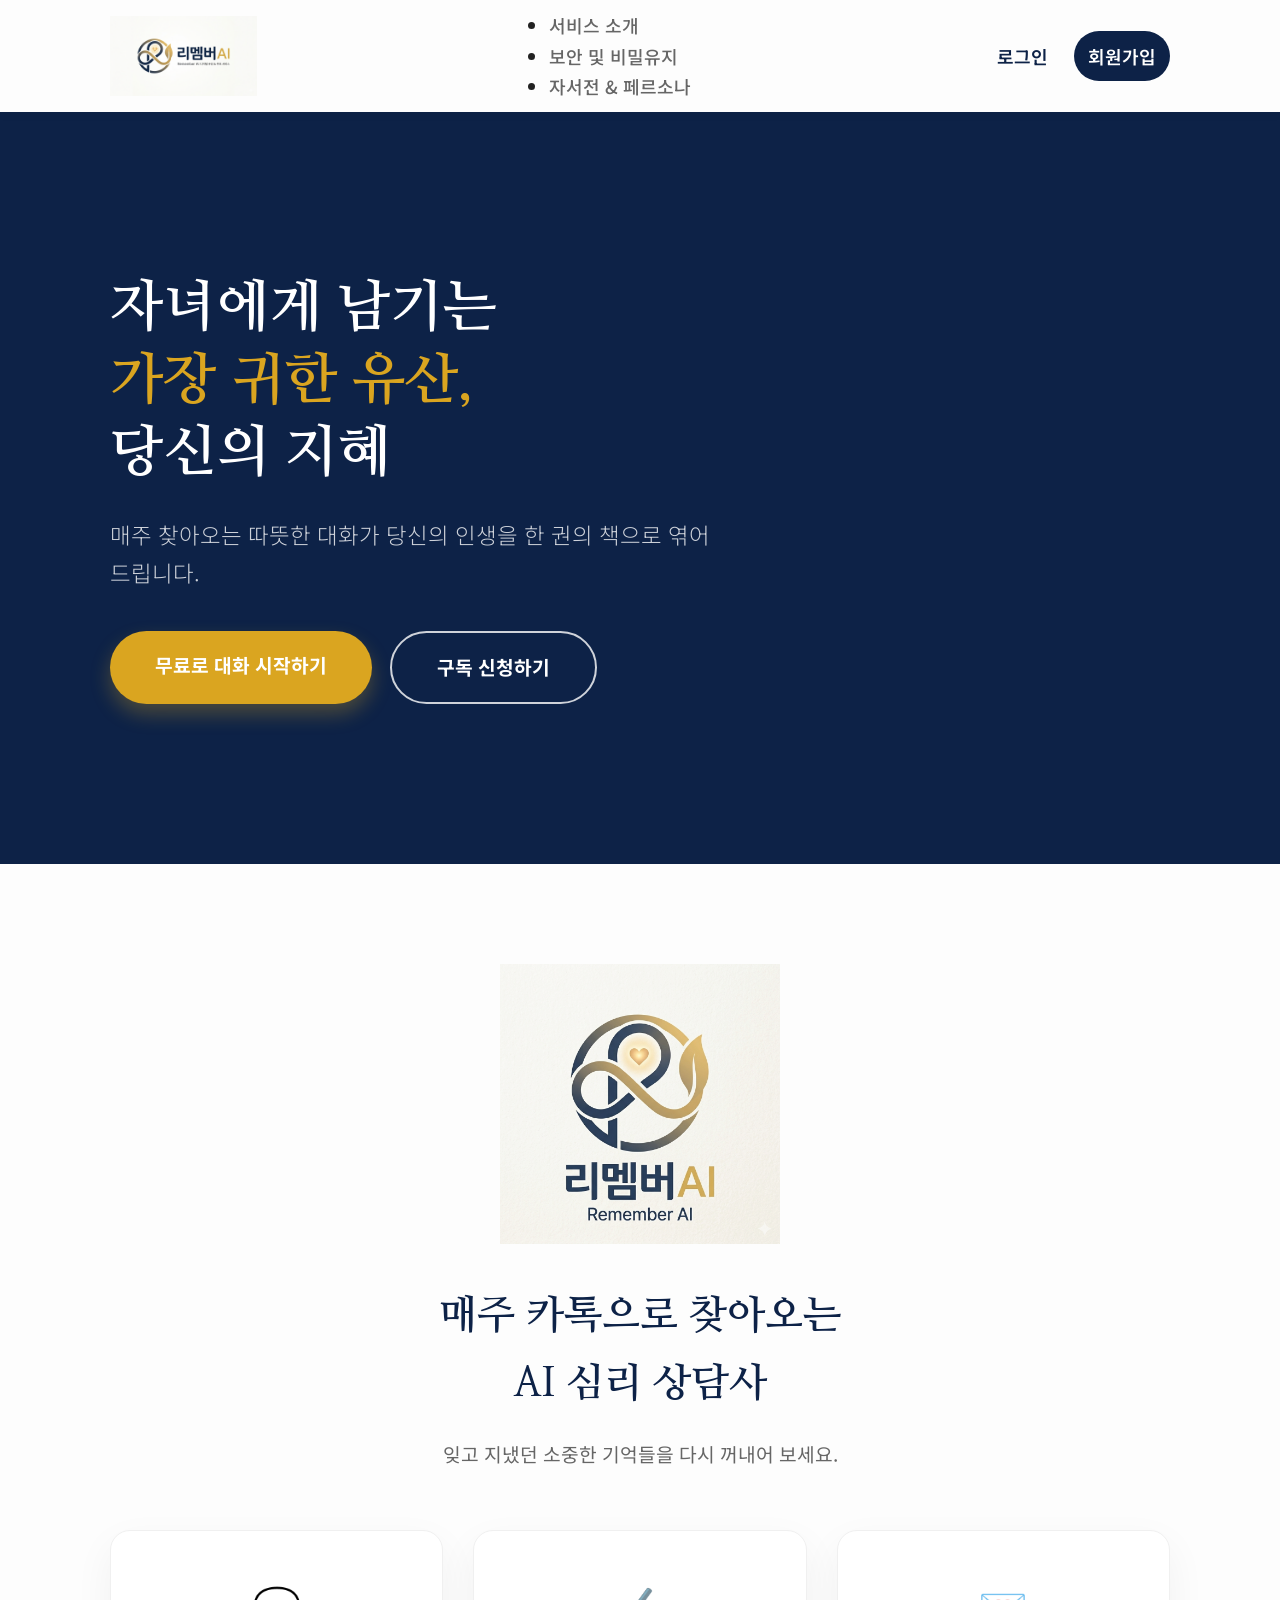
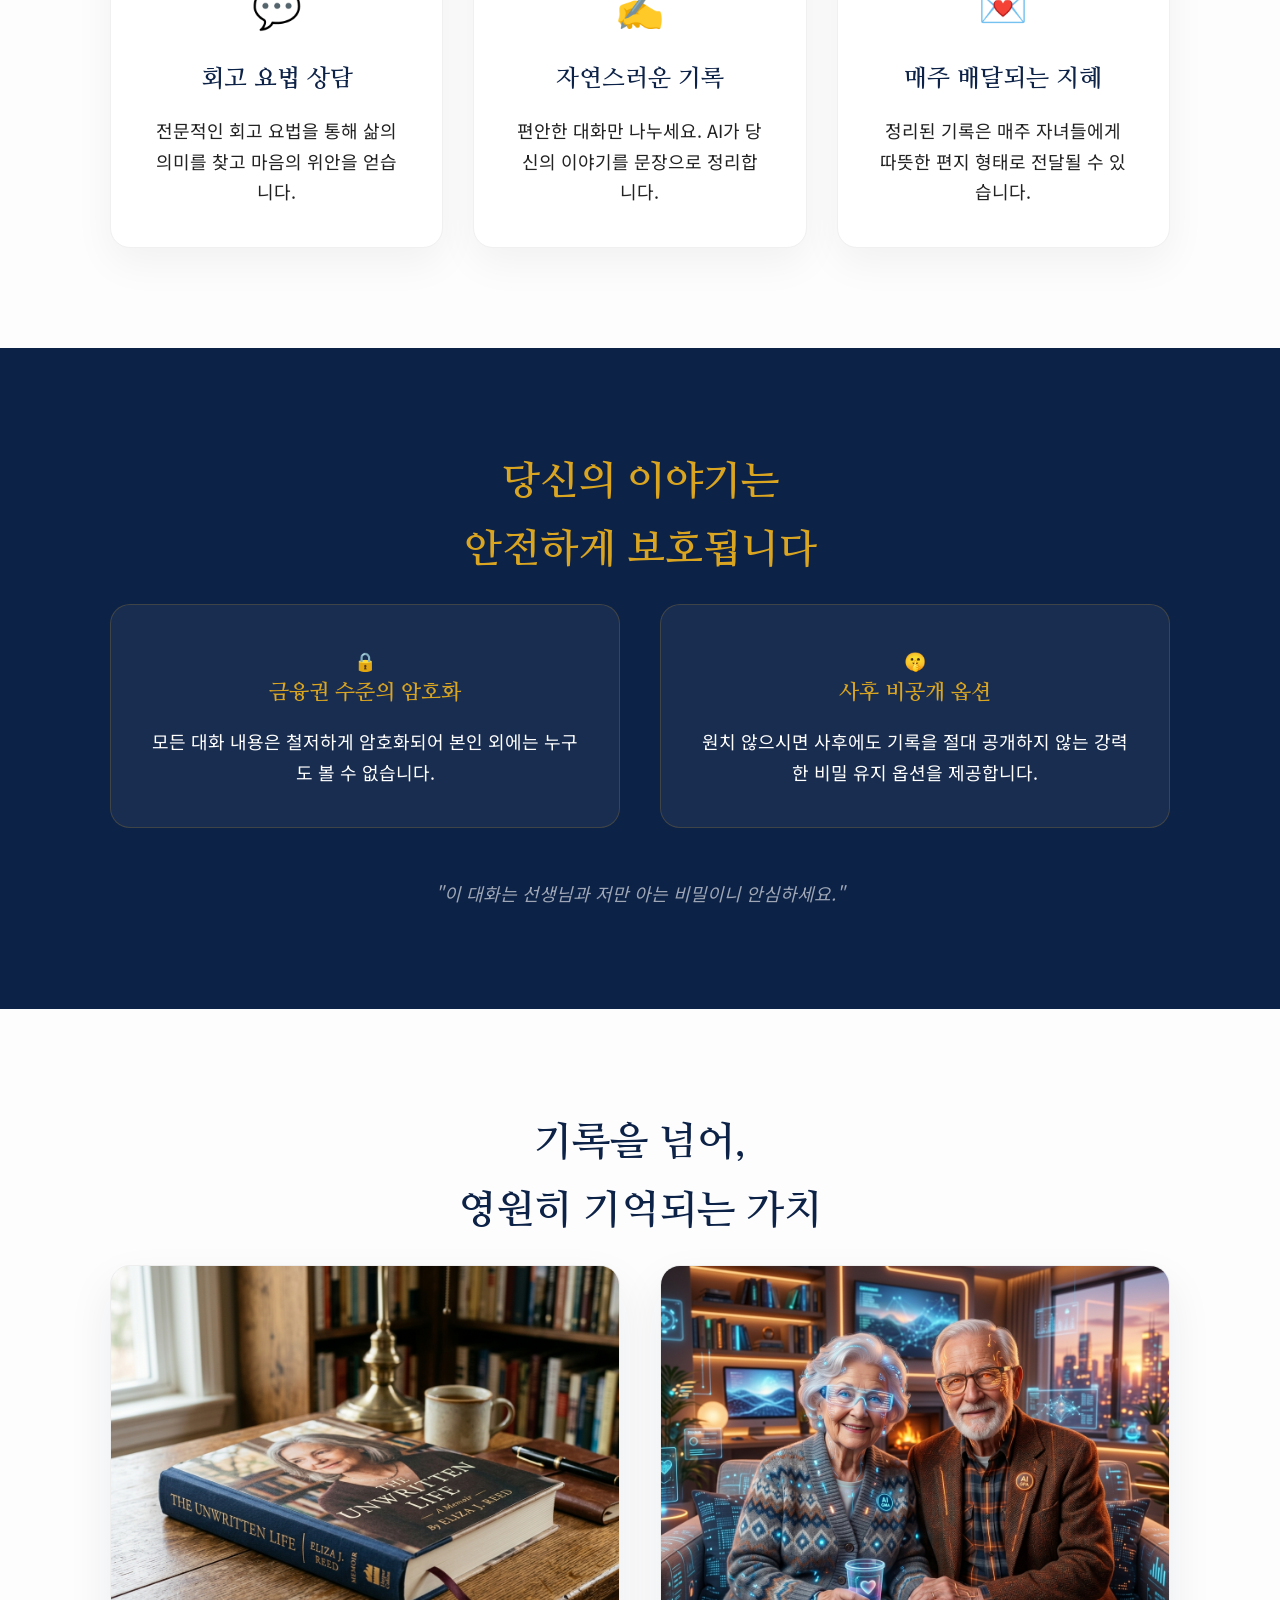
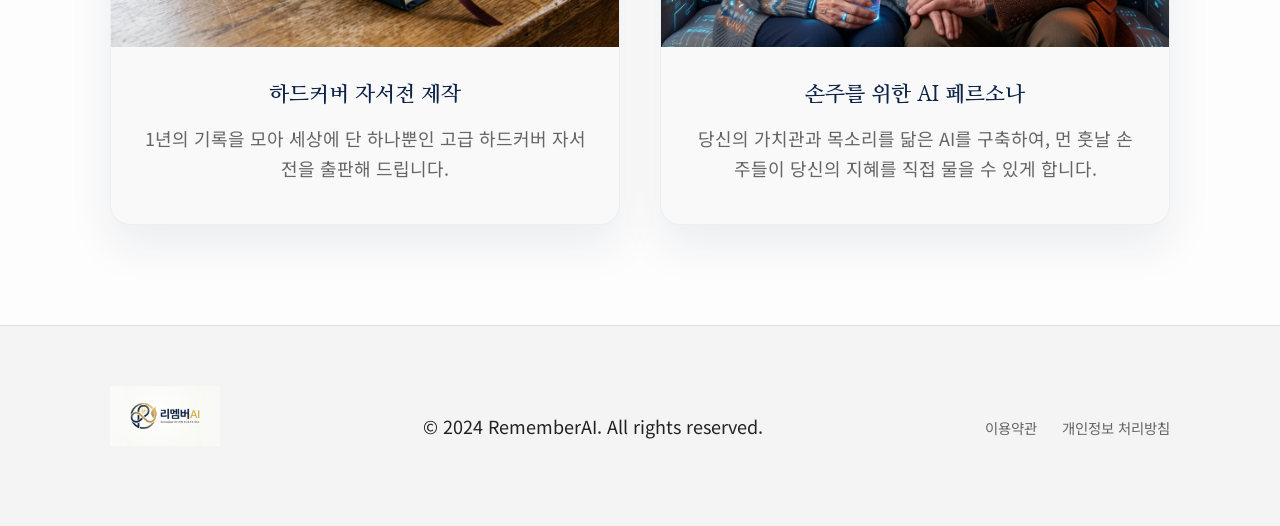
<file: index.html>
<!DOCTYPE html>
<html lang="ko">
<head>
    <!-- Google Tag Manager -->
    <script>(function(w,d,s,l,i){w[l]=w[l]||[];w[l].push({'gtm.start':
    new Date().getTime(),event:'gtm.js'});var f=d.getElementsByTagName(s)[0],
    j=d.createElement(s),dl=l!='dataLayer'?'&l='+l:'';j.async=true;j.src=
    'https://www.googletagmanager.com/gtm.js?id='+i+dl;f.parentNode.insertBefore(j,f);
    })(window,document,'script','dataLayer','GTM-MVSHZFLK');</script>
    <!-- End Google Tag Manager -->
    <meta charset="UTF-8">
    <meta name="viewport" content="width=device-width, initial-scale=1.0">
    <title>리멤버AI - 자녀에게 남기는 가장 귀한 유산, 당신의 지혜</title>
    <!-- 구글 폰트: 나눔명조(세리프), 노토산스(산세리프) -->
    <link href="https://fonts.googleapis.com/css2?family=Nanum+Myeongjo:wght@400;700;800&family=Noto+Sans+KR:wght@300;400;500;700&display=swap" rel="stylesheet">
    <link rel="stylesheet" href="style.css">
</head>
<body>
    <!-- Google Tag Manager (noscript) -->
    <noscript><iframe src="https://www.googletagmanager.com/ns.html?id=GTM-MVSHZFLK"
    height="0" width="0" style="display:none;visibility:hidden"></iframe></noscript>
    <!-- End Google Tag Manager (noscript) -->
    <header>
        <nav class="container">
            <div class="logo">
                <img src="logo.png" alt="리멤버AI 로고">
            </div>
            <ul class="nav-links">
                <li><a href="#service">서비스 소개</a></li>
                <li><a href="#security">보안 및 비밀유지</a></li>
                <li><a href="#product">자서전 & 페르소나</a></li>
            </ul>
            <div class="nav-auth-links">
                <a href="login.html" class="nav-auth-link">로그인</a>
                <a href="signup.html" class="nav-auth-link nav-auth-primary">회원가입</a>
            </div>
        </nav>
    </header>

    <main>
        <!-- 메인 히어로 섹션 -->
        <section class="hero">
            <div class="container hero-content">
                <h1>자녀에게 남기는<br><span class="highlight">가장 귀한 유산,</span><br>당신의 지혜</h1>
                <p class="hero-subtext">매주 찾아오는 따뜻한 대화가 당신의 인생을 한 권의 책으로 엮어드립니다.</p>
                <div class="hero-actions">
                    <a href="https://docs.google.com/forms/d/e/1FAIpQLSfqUisXGhRHFizvr4diHjucpBfJEhp8GInYNNEZUue9Ea8usg/viewform?usp=dialog" class="cta-button">무료로 대화 시작하기</a>
                    <a href="signup.html" class="cta-button cta-button-secondary">구독 신청하기</a>
                </div>
            </div>
            <div class="hero-overlay"></div>
        </section>

        <!-- 서비스 소개 섹션 -->
        <section id="service" class="section">
            <div class="container">
                <div class="brand-badge">
                    <img src="logo640.png" alt="리멤버AI 인증 로고">
                </div>
                <h2 class="section-title">매주 카톡으로 찾아오는<br>AI 심리 상담사</h2>
                <p class="section-desc">잊고 지냈던 소중한 기억들을 다시 꺼내어 보세요.</p>
                <div class="features">
                    <div class="feature-card">
                        <div class="icon">💬</div>
                        <h3>회고 요법 상담</h3>
                        <p>전문적인 회고 요법을 통해 삶의 의미를 찾고 마음의 위안을 얻습니다.</p>
                    </div>
                    <div class="feature-card">
                        <div class="icon">✍️</div>
                        <h3>자연스러운 기록</h3>
                        <p>편안한 대화만 나누세요. AI가 당신의 이야기를 문장으로 정리합니다.</p>
                    </div>
                    <div class="feature-card">
                        <div class="icon">💌</div>
                        <h3>매주 배달되는 지혜</h3>
                        <p>정리된 기록은 매주 자녀들에게 따뜻한 편지 형태로 전달될 수 있습니다.</p>
                    </div>
                </div>
            </div>
        </section>

        <!-- 비밀 유지 보장 섹션 -->
        <section id="security" class="section bg-navy">
            <div class="container">
                <h2 class="section-title text-gold">당신의 이야기는<br>안전하게 보호됩니다</h2>
                <div class="security-grid">
                    <div class="security-item">
                        <div class="security-icon">🔒</div>
                        <h3>금융권 수준의 암호화</h3>
                        <p>모든 대화 내용은 철저하게 암호화되어 본인 외에는 누구도 볼 수 없습니다.</p>
                    </div>
                    <div class="security-item">
                        <div class="security-icon">🤫</div>
                        <h3>사후 비공개 옵션</h3>
                        <p>원치 않으시면 사후에도 기록을 절대 공개하지 않는 강력한 비밀 유지 옵션을 제공합니다.</p>
                    </div>
                </div>
                <p class="security-footer">"이 대화는 선생님과 저만 아는 비밀이니 안심하세요."</p>
            </div>
        </section>

        <!-- 자서전 & 페르소나 섹션 -->
        <section id="product" class="section">
            <div class="container">
                <h2 class="section-title">기록을 넘어,<br>영원히 기억되는 가치</h2>
                <div class="product-showcase">
                    <div class="product-card">
                        <div class="product-media">
                            <img src="book.jpeg" alt="하드커버 자서전 예시 이미지">
                        </div>
                        <h3>하드커버 자서전 제작</h3>
                        <p>1년의 기록을 모아 세상에 단 하나뿐인 고급 하드커버 자서전을 출판해 드립니다.</p>
                    </div>
                    <div class="product-card">
                        <div class="product-media">
                            <img src="persona.jpeg" alt="손주를 위한 AI 페르소나 예시 이미지">
                        </div>
                        <h3>손주를 위한 AI 페르소나</h3>
                        <p>당신의 가치관과 목소리를 닮은 AI를 구축하여, 먼 훗날 손주들이 당신의 지혜를 직접 물을 수 있게 합니다.</p>
                    </div>
                </div>
            </div>
        </section>
    </main>

    <footer>
        <div class="container">
            <div class="footer-content">
                <div class="footer-logo">
                    <img src="logo.png" alt="리멤버AI 로고">
                </div>
                <p>&copy; 2024 RememberAI. All rights reserved.</p>
                <div class="footer-links">
                    <a href="#">이용약관</a>
                    <a href="#">개인정보 처리방침</a>
                </div>
            </div>
        </div>
    </footer>
</body>
</html>
</file>
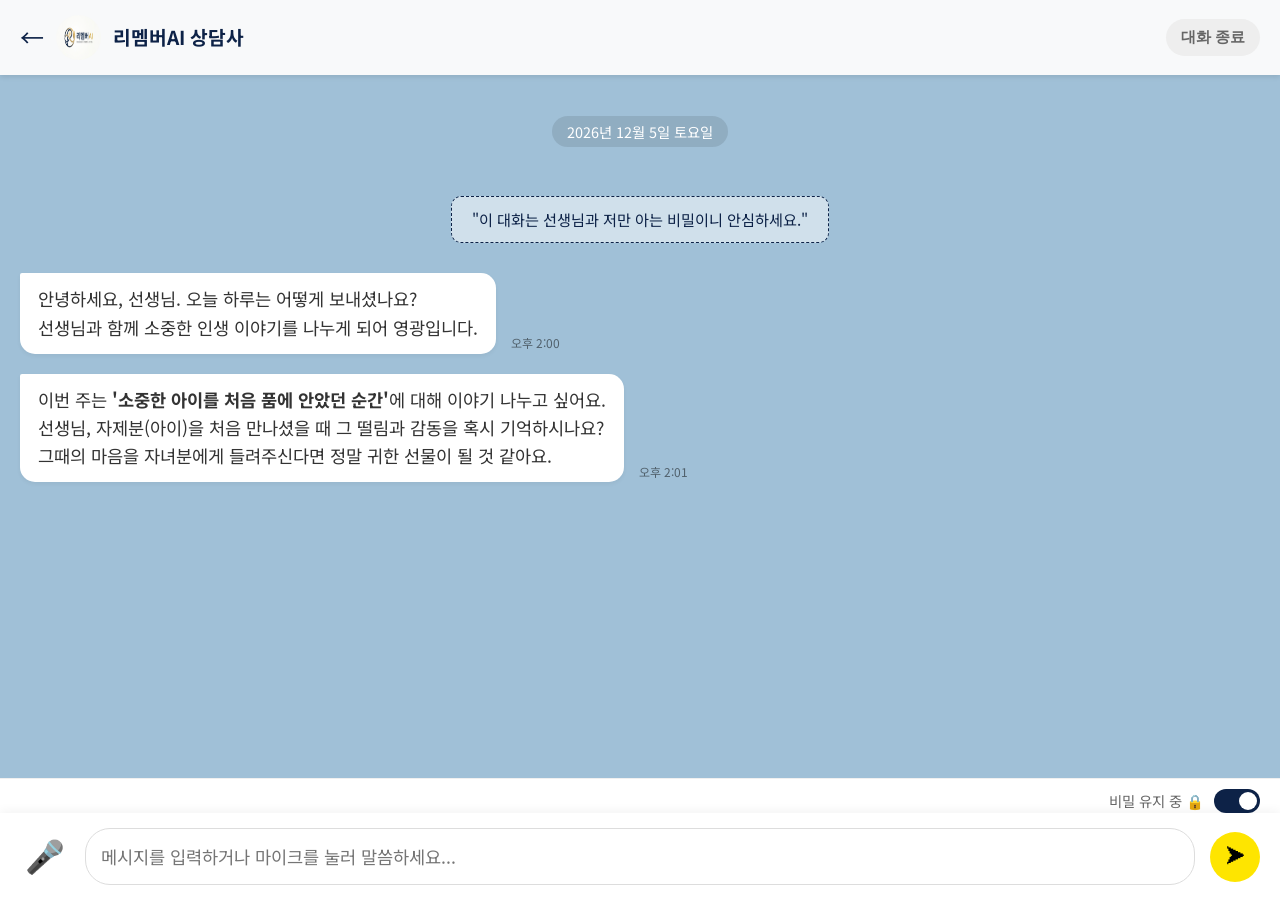
<file: chat.html>
<!DOCTYPE html>
<html lang="ko">
<head>
    <!-- Google Tag Manager -->
    <script>(function(w,d,s,l,i){w[l]=w[l]||[];w[l].push({'gtm.start':
    new Date().getTime(),event:'gtm.js'});var f=d.getElementsByTagName(s)[0],
    j=d.createElement(s),dl=l!='dataLayer'?'&l='+l:'';j.async=true;j.src=
    'https://www.googletagmanager.com/gtm.js?id='+i+dl;f.parentNode.insertBefore(j,f);
    })(window,document,'script','dataLayer','GTM-MVSHZFLK');</script>
    <!-- End Google Tag Manager -->
    <meta charset="UTF-8">
    <meta name="viewport" content="width=device-width, initial-scale=1.0">
    <title>리멤버AI - 따뜻한 대화</title>
    <link href="https://fonts.googleapis.com/css2?family=Nanum+Myeongjo:wght@400;700;800&family=Noto+Sans+KR:wght@300;400;500;700&display=swap" rel="stylesheet">
    <link rel="stylesheet" href="style.css">
    <style>
        body { background-color: #A0C0D7; /* KakaoTalk blue-ish background */ height: 100vh; display: flex; flex-direction: column; overflow: hidden; }
        
        /* Chat Header */
        .chat-header {
            background-color: #f8f9fa;
            padding: 15px 20px;
            display: flex;
            align-items: center;
            justify-content: space-between;
            box-shadow: 0 2px 5px rgba(0,0,0,0.1);
            z-index: 10;
        }
        .chat-header .back-btn { font-size: 1.5rem; color: var(--navy-primary); cursor: pointer; text-decoration: none; }
        .chat-user-info { display: flex; align-items: center; gap: 12px; }
        .chat-user-info img { width: 45px; height: 45px; border-radius: 50%; background: #eee; }
        .chat-user-name { font-weight: 700; font-size: 1.2rem; color: var(--navy-primary); }

        /* Exit Button */
        .btn-exit {
            background-color: #eee;
            border: none;
            padding: 8px 15px;
            border-radius: 20px;
            font-size: 0.95rem;
            font-weight: 600;
            color: var(--text-light);
            cursor: pointer;
            transition: var(--transition);
        }
        .btn-exit:hover { background-color: #ddd; color: var(--navy-primary); }

        /* Private Toggle Area */
        .chat-footer-options {
            background-color: white;
            padding: 10px 20px 0;
            border-top: 1px solid #f0f0f0;
            display: flex;
            justify-content: flex-end;
        }
        .private-status {
            display: flex;
            align-items: center;
            gap: 10px;
            font-size: 0.9rem;
            color: var(--text-light);
        }

        /* Toggle Switch Style */
        .switch {
            position: relative;
            display: inline-block;
            width: 46px;
            height: 24px;
        }
        .switch input { opacity: 0; width: 0; height: 0; }
        .slider {
            position: absolute;
            cursor: pointer;
            top: 0; left: 0; right: 0; bottom: 0;
            background-color: #ccc;
            transition: .4s;
        }
        .slider:before {
            position: absolute;
            content: "";
            height: 18px; width: 18px;
            left: 3px; bottom: 3px;
            background-color: white;
            transition: .4s;
        }
        input:checked + .slider { background-color: var(--navy-primary); }
        input:checked + .slider:before { transform: translateX(22px); }
        .slider.round { border-radius: 24px; }
        .slider.round:before { border-radius: 50%; }

        /* Chat Area */
        .chat-messages {
            flex: 1;
            padding: 20px;
            overflow-y: auto;
            display: flex;
            flex-direction: column;
            gap: 20px;
            scrollbar-width: none; /* Firefox */
        }
        .chat-messages::-webkit-scrollbar { display: none; /* Chrome/Safari */ }

        .date-divider {
            text-align: center;
            margin: 20px 0;
            position: relative;
        }
        .date-divider span {
            background-color: rgba(0, 0, 0, 0.1);
            color: white;
            padding: 5px 15px;
            border-radius: 20px;
            font-size: 0.9rem;
        }

        /* Message Bubbles */
        .message { display: flex; align-items: flex-start; gap: 10px; max-width: 85%; }
        .message.received { align-self: flex-start; }
        .message.sent { align-self: flex-end; flex-direction: row-reverse; }

        .message-content {
            padding: 12px 18px;
            border-radius: 15px;
            font-size: 1.1rem;
            line-height: 1.6;
            box-shadow: 0 2px 4px rgba(0,0,0,0.05);
            position: relative;
        }
        .received .message-content { background-color: white; color: #333; border-top-left-radius: 2px; }
        .sent .message-content { background-color: #FEE500; color: #333; border-top-right-radius: 2px; }

        .message-time { align-self: flex-end; font-size: 0.75rem; color: rgba(0,0,0,0.5); margin: 0 5px; min-width: 50px; }

        .security-notice {
            align-self: center;
            background-color: rgba(255, 255, 255, 0.5);
            padding: 10px 20px;
            border-radius: 10px;
            font-size: 0.95rem;
            color: var(--navy-primary);
            text-align: center;
            margin: 10px 0;
            border: 1px dashed var(--navy-primary);
        }

        /* Input Area */
        .chat-input-area {
            background-color: white;
            padding: 15px 20px;
            display: flex;
            align-items: center;
            gap: 15px;
            box-shadow: 0 -2px 10px rgba(0,0,0,0.05);
        }
        .chat-input-area input {
            flex: 1;
            padding: 15px;
            border: 1px solid #ddd;
            border-radius: 25px;
            font-size: 1.1rem;
            font-family: 'Noto Sans KR', sans-serif;
            outline: none;
        }

        /* Microphone Button */
        .record-btn {
            background: none;
            border: none;
            font-size: 2rem;
            cursor: pointer;
            padding: 5px;
            transition: var(--transition);
        }
        .record-btn.recording {
            color: #ff4d4d;
            transform: scale(1.2);
            animation: pulse 1s infinite;
        }

        /* Recording Status UI */
        .recording-status {
            position: fixed;
            bottom: 100px;
            left: 50%;
            transform: translateX(-50%);
            background: rgba(13, 34, 71, 0.95);
            color: white;
            padding: 20px 40px;
            border-radius: 50px;
            display: flex;
            align-items: center;
            gap: 15px;
            z-index: 100;
            box-shadow: 0 10px 30px rgba(0,0,0,0.3);
        }
        .pulse {
            width: 15px;
            height: 15px;
            background: #ff4d4d;
            border-radius: 50%;
            animation: pulse 1s infinite;
        }
        .stop-btn {
            background: white;
            color: var(--navy-primary);
            border: none;
            padding: 5px 15px;
            border-radius: 15px;
            font-weight: 700;
            cursor: pointer;
            margin-left: 10px;
        }

        @keyframes pulse {
            0% { transform: scale(1); opacity: 1; }
            50% { transform: scale(1.3); opacity: 0.6; }
            100% { transform: scale(1); opacity: 1; }
        }

        .send-btn {
            background-color: #FEE500;
            border: none;
            width: 50px;
            height: 50px;
            border-radius: 50%;
            cursor: pointer;
            display: flex;
            align-items: center;
            justify-content: center;
            font-size: 1.2rem;
            transition: var(--transition);
        }
        .send-btn:hover { background-color: #E6CF00; }

        .schedule-modal {
            position: fixed;
            inset: 0;
            background: rgba(9, 22, 45, 0.58);
            display: none;
            align-items: center;
            justify-content: center;
            padding: 20px;
            z-index: 200;
        }

        .schedule-modal.is-visible {
            display: flex;
        }

        .schedule-card {
            width: min(100%, 520px);
            background: white;
            border-radius: 24px;
            padding: 28px 24px 24px;
            box-shadow: 0 24px 50px rgba(0, 0, 0, 0.18);
        }

        .schedule-card h3 {
            color: var(--navy-primary);
            font-size: 1.7rem;
            margin-bottom: 10px;
        }

        .schedule-card p {
            color: var(--text-light);
            margin-bottom: 18px;
            line-height: 1.6;
        }

        .schedule-grid {
            display: grid;
            grid-template-columns: repeat(3, 1fr);
            gap: 10px;
            margin-bottom: 18px;
        }

        .schedule-day {
            border: 1px solid #d9dfe8;
            border-radius: 14px;
            background: #f8fafc;
            padding: 12px 10px;
            font-size: 1rem;
            font-weight: 600;
            color: var(--navy-primary);
            cursor: pointer;
            transition: var(--transition);
        }

        .schedule-day.is-selected {
            background: var(--navy-primary);
            border-color: var(--navy-primary);
            color: white;
        }

        .schedule-time {
            margin-bottom: 18px;
        }

        .schedule-time label {
            display: block;
            margin-bottom: 8px;
            color: var(--navy-primary);
            font-weight: 600;
        }

        .schedule-time input {
            width: 100%;
            padding: 14px 15px;
            border: 1px solid #d9dfe8;
            border-radius: 14px;
            font-size: 1rem;
            font-family: 'Noto Sans KR', sans-serif;
        }

        .schedule-actions {
            display: flex;
            gap: 10px;
        }

        .schedule-save,
        .schedule-later {
            flex: 1;
            border: none;
            border-radius: 14px;
            padding: 14px 16px;
            font-size: 1rem;
            font-weight: 700;
            cursor: pointer;
        }

        .schedule-save {
            background: var(--navy-primary);
            color: white;
        }

        .schedule-later {
            background: #eef2f7;
            color: var(--navy-primary);
        }

        /* Animation */
        .message { animation: fadeIn 0.3s ease-out; }
        @keyframes fadeIn { from { opacity: 0; transform: translateY(10px); } to { opacity: 1; transform: translateY(0); } }
    </style>
</head>
<body>
    <!-- Google Tag Manager (noscript) -->
    <noscript><iframe src="https://www.googletagmanager.com/ns.html?id=GTM-MVSHZFLK"
    height="0" width="0" style="display:none;visibility:hidden"></iframe></noscript>
    <!-- End Google Tag Manager (noscript) -->
    <header class="chat-header">
        <div class="chat-user-info">
            <a href="index.html" class="back-btn">←</a>
            <img src="logo.png" alt="리멤버AI">
            <span class="chat-user-name">리멤버AI 상담사</span>
        </div>
        <div class="header-actions">
            <button class="btn-exit" onclick="confirmExit()">대화 종료</button>
        </div>
    </header>

    <div class="chat-messages" id="chatMessages">
        <div class="date-divider">
            <span>2024년 4월 12일 금요일</span>
        </div>

        <div class="security-notice">
            "이 대화는 선생님과 저만 아는 비밀이니 안심하세요."
        </div>

        <!-- AI Message -->
        <div class="message received">
            <div class="message-content">
                안녕하세요, 선생님. 오늘 하루는 어떻게 보내셨나요? <br>
                선생님과 함께 소중한 인생 이야기를 나누게 되어 영광입니다.
            </div>
            <span class="message-time">오후 2:00</span>
        </div>

        <!-- AI Message -->
        <div class="message received">
            <div class="message-content">
                이번 주는 <b>'소중한 아이를 처음 품에 안았던 순간'</b>에 대해 이야기 나누고 싶어요. <br>
                선생님, 자제분(아이)을 처음 만나셨을 때 그 떨림과 감동을 혹시 기억하시나요? <br>
                그때의 마음을 자녀분에게 들려주신다면 정말 귀한 선물이 될 것 같아요.
            </div>
            <span class="message-time">오후 2:01</span>
        </div>

        <!-- User Message Sample (Hidden initially in real logic, but shown for design) -->
        <!-- <div class="message sent">
            <div class="message-content">
                어릴 때 동네 친구들과 냇가에서 물장구치던 게 생각나네.
            </div>
            <span class="message-time">오후 2:05</span>
        </div> -->
    </div>

    <div class="chat-footer-options">
        <div class="private-status">
            <span id="privateStatus">비밀 유지 중 🔒</span>
            <label class="switch">
                <input type="checkbox" id="privateToggle" checked onchange="handlePrivateToggle()">
                <span class="slider round"></span>
            </label>
        </div>
    </div>

    <div class="chat-input-area">
        <button id="recordBtn" class="record-btn" onclick="toggleRecording()">🎤</button>
        <input type="text" id="userInput" placeholder="메시지를 입력하거나 마이크를 눌러 말씀하세요..." onkeypress="if(event.keyCode==13) sendMessage()">
        <button class="send-btn" onclick="sendMessage()">➤</button>
    </div>

    <div id="recordingStatus" class="recording-status" style="display: none;">
        <div class="pulse"></div>
        <span>선생님의 말씀을 듣고 있어요...</span>
        <button onclick="stopRecording()" class="stop-btn">완료</button>
    </div>

    <div id="scheduleModal" class="schedule-modal" aria-hidden="true">
        <div class="schedule-card">
            <h3>다음 대화 시간을 정해볼까요?</h3>
            <p>첫 이야기를 들려주셔서 감사합니다. 2번째 질문부터는 선생님이 편하신 요일과 시간에 맞춰 다시 찾아뵐 수 있도록 시간을 정해둘게요.</p>
            <div class="schedule-grid" id="scheduleGrid">
                <button type="button" class="schedule-day" data-day="월요일">월요일</button>
                <button type="button" class="schedule-day" data-day="화요일">화요일</button>
                <button type="button" class="schedule-day" data-day="수요일">수요일</button>
                <button type="button" class="schedule-day" data-day="목요일">목요일</button>
                <button type="button" class="schedule-day" data-day="금요일">금요일</button>
                <button type="button" class="schedule-day" data-day="토요일">토요일</button>
            </div>
            <div class="schedule-time">
                <label for="scheduleTime">원하시는 시간</label>
                <input type="time" id="scheduleTime" value="09:00">
            </div>
            <div class="schedule-actions">
                <button type="button" class="schedule-later" onclick="closeScheduleModal()">나중에 정할게요</button>
                <button type="button" class="schedule-save" onclick="saveSchedule()">이 시간으로 저장</button>
            </div>
        </div>
    </div>

    <script src="config.js"></script>
    <script>
        let isRecording = false;
        let hasCompletedFirstAnswer = false;
        let selectedScheduleDay = '';
        const scheduleModal = document.getElementById('scheduleModal');
        const scheduleTimeInput = document.getElementById('scheduleTime');
        const profile = JSON.parse(localStorage.getItem('rememberAIProfile') || '{}');
        const params = new URLSearchParams(window.location.search);
        const isWelcomeFlow = params.get('flow') === 'welcome';
        const appConfig = window.REMEMBER_AI_CONFIG || {};

        initializeChat();

        function initializeChat() {
            const divider = document.querySelector('.date-divider span');
            const now = new Date();
            const weekdays = ['일요일', '월요일', '화요일', '수요일', '목요일', '금요일', '토요일'];
            divider.textContent = `${now.getFullYear()}년 ${now.getMonth() + 1}월 ${now.getDate()}일 ${weekdays[now.getDay()]}`;

            const savedSchedule = JSON.parse(localStorage.getItem('rememberAISchedule') || 'null');
            if (savedSchedule) {
                selectedScheduleDay = savedSchedule.day;
                scheduleTimeInput.value = savedSchedule.time || '09:00';
                document.querySelectorAll('.schedule-day').forEach((button) => {
                    button.classList.toggle('is-selected', button.dataset.day === savedSchedule.day);
                });
            }

            document.querySelectorAll('.schedule-day').forEach((button) => {
                button.addEventListener('click', function () {
                    selectedScheduleDay = this.dataset.day;
                    document.querySelectorAll('.schedule-day').forEach((item) => item.classList.remove('is-selected'));
                    this.classList.add('is-selected');
                });
            });

            if (isWelcomeFlow) {
                renderWelcomeMessages();
            }
        }

        function renderWelcomeMessages() {
            const applicantName = profile.applicantName || '선생님';
            const childName = profile.childName || '자녀분';
            const chatMessages = document.getElementById('chatMessages');
            const firstQuestion = `
                <div class="date-divider">
                    <span>${document.querySelector('.date-divider span').textContent}</span>
                </div>
                <div class="security-notice">
                    "${applicantName}의 이야기는 안전하게 보관되며, 원하실 때만 자녀와 나눌 수 있어요."
                </div>
                <div class="message received">
                    <div class="message-content">
                        안녕하세요, ${applicantName}. 지금부터 리멤버AI와 첫 대화를 시작해볼게요.
                    </div>
                    <span class="message-time">${formatTime(new Date())}</span>
                </div>
                <div class="message received">
                    <div class="message-content">
                        첫 질문입니다. <b>'${childName}에게 처음 꼭 전하고 싶은 이야기'</b>는 무엇인가요?<br>
                        ${childName}에게 남기고 싶은 첫 마음이나 기억을 편하게 들려주세요.
                    </div>
                    <span class="message-time">${formatTime(new Date())}</span>
                </div>
            `;
            chatMessages.innerHTML = firstQuestion;
        }

        function confirmExit() {
            if (confirm("오늘 대화를 여기까지 할까요? 소중한 기록은 안전하게 저장되었습니다.")) {
                window.location.href = 'index.html';
            }
        }

        function handlePrivateToggle() {
            const isPrivate = document.getElementById('privateToggle').checked;
            const statusText = document.getElementById('privateStatus');
            const chatMessages = document.getElementById('chatMessages');
            
            const notice = document.createElement('div');
            notice.className = 'security-notice';
            
            if (isPrivate) {
                statusText.innerText = "비밀 유지 중 🔒";
                notice.innerText = "이후 대화는 자녀에게 공개되지 않는 '비밀 모드'로 전환되었습니다.";
            } else {
                statusText.innerText = "자녀에게 공유됨 💝";
                notice.innerText = "이후 대화는 자녀가 함께 볼 수 있는 '공유 모드'로 전환되었습니다.";
            }
            chatMessages.appendChild(notice);
            chatMessages.scrollTop = chatMessages.scrollHeight;
        }

        function toggleRecording() {
            if (!isRecording) {
                startRecording();
            } else {
                stopRecording();
            }
        }

        function startRecording() {
            isRecording = true;
            document.getElementById('recordingStatus').style.display = 'flex';
            document.getElementById('recordBtn').classList.add('recording');
            // 실제 구현 시 Web MediaRecorder API 등을 사용
            console.log("Recording started...");
        }

        function stopRecording() {
            isRecording = false;
            document.getElementById('recordingStatus').style.display = 'none';
            document.getElementById('recordBtn').classList.remove('recording');
            
            // 시뮬레이션: 녹음된 내용이 텍스트로 변환되었다고 가정
            const simulatedText = "우리 큰애가 태어났을 때 눈이 참 맑았어. 그때 그 떨림은 지금도 잊지 못하지.";
            document.getElementById('userInput').value = simulatedText;
            
            // 자동으로 메시지 전송
            setTimeout(sendMessage, 500);
        }

        function sendMessage() {
            const input = document.getElementById('userInput');
            const messageText = input.value.trim();
            if (messageText === "") return;

            const chatMessages = document.getElementById('chatMessages');
            const timeStr = formatTime(new Date());
            const safeMessageText = escapeHtml(messageText).replace(/\n/g, '<br>');

            // Add user message
            const userMsg = `
                <div class="message sent">
                    <div class="message-content">${safeMessageText}</div>
                    <span class="message-time">${timeStr}</span>
                </div>
            `;
            chatMessages.innerHTML += userMsg;
            input.value = "";
            chatMessages.scrollTop = chatMessages.scrollHeight;

            const isFirstReply = !hasCompletedFirstAnswer;
            hasCompletedFirstAnswer = true;

            setTimeout(() => {
                const aiResponse = isFirstReply
                    ? `감사합니다. 지금 들려주신 첫 이야기가 앞으로의 자서전과 페르소나의 시작점이 됩니다. 다음 질문부터는 선생님이 편하신 시간에 이어갈 수 있도록 시간을 정해볼게요.`
                    : `네, 선생님. 정말 소중하고 따뜻한 기억이네요. 그 당시에 느끼셨던 기분이나 함께했던 사람들에 대해 조금 더 자세히 들려주실 수 있을까요?`;
                const aiMsg = `
                    <div class="message received">
                        <div class="message-content">${aiResponse}</div>
                        <span class="message-time">${timeStr}</span>
                    </div>
                `;
                chatMessages.innerHTML += aiMsg;
                chatMessages.scrollTop = chatMessages.scrollHeight;

                if (isFirstReply) {
                    setTimeout(openScheduleModal, 700);
                }
            }, 1000);
        }

        function openScheduleModal() {
            scheduleModal.classList.add('is-visible');
            scheduleModal.setAttribute('aria-hidden', 'false');
        }

        function closeScheduleModal() {
            scheduleModal.classList.remove('is-visible');
            scheduleModal.setAttribute('aria-hidden', 'true');
        }

        async function saveSchedule() {
            if (!selectedScheduleDay) {
                alert('먼저 원하시는 요일을 선택해주세요.');
                return;
            }

            const schedule = {
                day: selectedScheduleDay,
                time: scheduleTimeInput.value || '09:00',
            };

            localStorage.setItem('rememberAISchedule', JSON.stringify(schedule));
            closeScheduleModal();

            const syncResult = await syncScheduleToBackend(schedule);

            const chatMessages = document.getElementById('chatMessages');
            const confirmation = document.createElement('div');
            confirmation.className = 'security-notice';
            confirmation.textContent = syncResult.message;
            chatMessages.appendChild(confirmation);
            chatMessages.scrollTop = chatMessages.scrollHeight;
        }

        async function syncScheduleToBackend(schedule) {
            const webhookUrl = appConfig.scheduleWebhookUrl;

            if (!webhookUrl) {
                return {
                    ok: false,
                    message: `다음 대화는 매주 ${schedule.day} ${formatScheduleTime(schedule.time)}에 이어가도록 저장했습니다. 아직 웹훅이 연결되지 않아 이 기기 브라우저에만 저장된 상태입니다.`,
                };
            }

            try {
                const response = await fetch(webhookUrl, {
                    method: 'POST',
                    headers: {
                        'Content-Type': 'text/plain;charset=utf-8',
                    },
                    body: JSON.stringify({
                        applicantName: profile.applicantName || '',
                        applicantPhone: profile.applicantPhone || '',
                        childName: profile.childName || '',
                        childPhone: profile.childPhone || '',
                        scheduleDay: schedule.day,
                        scheduleTime: schedule.time,
                        notificationChannel: '카카오/SMS 예정',
                    }),
                });

                if (!response.ok) {
                    throw new Error('웹훅 응답이 정상이 아닙니다.');
                }

                return {
                    ok: true,
                    message: `다음 대화는 매주 ${schedule.day} ${formatScheduleTime(schedule.time)}에 이어가도록 저장했습니다. 알림 발송용 스케줄 시트에도 함께 기록했습니다.`,
                };
            } catch (error) {
                return {
                    ok: false,
                    message: `다음 대화는 매주 ${schedule.day} ${formatScheduleTime(schedule.time)}에 이어가도록 저장했습니다. 다만 스케줄 서버에는 아직 연결되지 않아 이 기기에만 저장되었습니다.`,
                };
            }
        }

        function formatTime(date) {
            const hours = date.getHours();
            const period = hours >= 12 ? '오후' : '오전';
            const normalized = hours % 12 || 12;
            return `${period} ${normalized}:${String(date.getMinutes()).padStart(2, '0')}`;
        }

        function formatScheduleTime(value) {
            const [hours, minutes] = value.split(':');
            const hourNumber = Number(hours);
            const period = hourNumber >= 12 ? '오후' : '오전';
            const normalized = hourNumber % 12 || 12;
            return `${period} ${normalized}:${minutes}`;
        }

        function escapeHtml(text) {
            return text
                .replace(/&/g, '&amp;')
                .replace(/</g, '&lt;')
                .replace(/>/g, '&gt;')
                .replace(/"/g, '&quot;')
                .replace(/'/g, '&#39;');
        }
    </script>
</body>
</html>
</file>
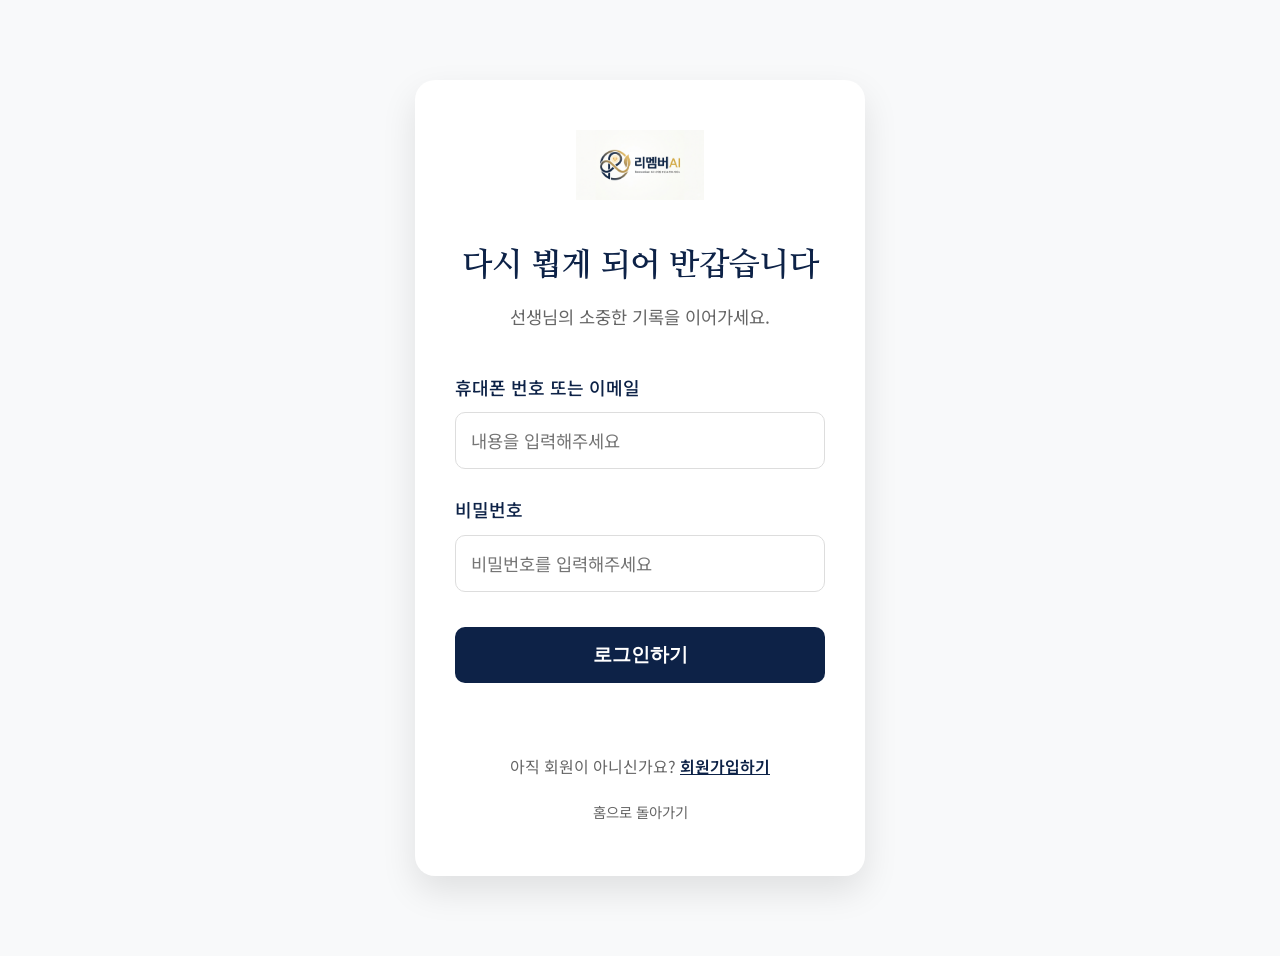
<file: login.html>
<!DOCTYPE html>
<html lang="ko">
<head>
    <!-- Google Tag Manager -->
    <script>(function(w,d,s,l,i){w[l]=w[l]||[];w[l].push({'gtm.start':
    new Date().getTime(),event:'gtm.js'});var f=d.getElementsByTagName(s)[0],
    j=d.createElement(s),dl=l!='dataLayer'?'&l='+l:'';j.async=true;j.src=
    'https://www.googletagmanager.com/gtm.js?id='+i+dl;f.parentNode.insertBefore(j,f);
    })(window,document,'script','dataLayer','GTM-MVSHZFLK');</script>
    <!-- End Google Tag Manager -->
    <meta charset="UTF-8">
    <meta name="viewport" content="width=device-width, initial-scale=1.0">
    <title>로그인 - 리멤버AI</title>
    <link href="https://fonts.googleapis.com/css2?family=Nanum+Myeongjo:wght@400;700;800&family=Noto+Sans+KR:wght@300;400;500;700&display=swap" rel="stylesheet">
    <link rel="stylesheet" href="style.css">
    <style>
        body { background-color: #f8f9fa; }
        .auth-container {
            max-width: 450px;
            margin: 80px auto;
            padding: 50px 40px;
            background: white;
            border-radius: 20px;
            box-shadow: 0 15px 35px rgba(0,0,0,0.1);
            text-align: center;
        }
        .auth-logo img { height: 70px; margin-bottom: 30px; }
        .auth-title { font-size: 2rem; color: var(--navy-primary); margin-bottom: 10px; }
        .auth-subtitle { color: var(--text-light); margin-bottom: 40px; font-size: 1.1rem; }
        .form-group { text-align: left; margin-bottom: 25px; }
        .form-group label { display: block; margin-bottom: 10px; font-weight: 500; color: var(--navy-primary); }
        .form-control {
            width: 100%;
            padding: 15px;
            font-size: 1.1rem;
            border: 1px solid #ddd;
            border-radius: 10px;
            font-family: 'Noto Sans KR', sans-serif;
        }
        .form-control:focus { border-color: var(--gold-secondary); outline: none; }
        .btn-auth {
            width: 100%;
            padding: 15px;
            font-size: 1.2rem;
            font-weight: 700;
            background: var(--navy-primary);
            color: white;
            border: none;
            border-radius: 10px;
            cursor: pointer;
            margin-top: 10px;
            transition: var(--transition);
        }
        .btn-auth:hover { background: var(--gold-secondary); }
        .auth-footer { margin-top: 30px; font-size: 1rem; color: var(--text-light); }
        .auth-footer a { color: var(--navy-primary); font-weight: 600; text-decoration: underline; }
        .back-home { display: inline-block; margin-top: 20px; color: var(--text-light); font-size: 0.9rem; }
        .status-message { margin-top: 16px; min-height: 24px; color: var(--navy-primary); font-size: 0.95rem; }
    </style>
</head>
<body>
    <!-- Google Tag Manager (noscript) -->
    <noscript><iframe src="https://www.googletagmanager.com/ns.html?id=GTM-MVSHZFLK"
    height="0" width="0" style="display:none;visibility:hidden"></iframe></noscript>
    <!-- End Google Tag Manager (noscript) -->
    <div class="auth-container">
        <div class="auth-logo">
            <a href="index.html"><img src="logo.png" alt="리멤버AI"></a>
        </div>
        <h1 class="auth-title">다시 뵙게 되어 반갑습니다</h1>
        <p class="auth-subtitle">선생님의 소중한 기록을 이어가세요.</p>
        
        <form>
            <div class="form-group">
                <label for="email">휴대폰 번호 또는 이메일</label>
                <input type="text" id="email" class="form-control" placeholder="내용을 입력해주세요" required>
            </div>
            <div class="form-group">
                <label for="password">비밀번호</label>
                <input type="password" id="password" class="form-control" placeholder="비밀번호를 입력해주세요" required>
            </div>
            <button type="submit" class="btn-auth">로그인하기</button>
        </form>
        <p id="statusMessage" class="status-message"></p>

        <div class="auth-footer">
            아직 회원이 아니신가요? <a href="signup.html">회원가입하기</a>
        </div>
        <a href="index.html" class="back-home">홈으로 돌아가기</a>
    </div>
    <script src="config.js"></script>
    <script>
        const loginForm = document.querySelector('form');
        const statusMessage = document.getElementById('statusMessage');
        const appConfig = window.REMEMBER_AI_CONFIG || {};

        loginForm.addEventListener('submit', async function (event) {
            event.preventDefault();

            const identifier = document.getElementById('email').value.trim();
            const password = document.getElementById('password').value;
            statusMessage.textContent = '로그인 정보를 확인하는 중입니다...';

            const result = await loginAccount(identifier, password);
            if (!result.ok) {
                statusMessage.textContent = result.message;
                alert(result.message);
                return;
            }

            const user = result.user;
            localStorage.setItem('rememberAIAuth', JSON.stringify({
                isLoggedIn: true,
                memberId: user.memberId,
                name: user.name,
                phone: user.phone,
                email: user.email,
            }));
            localStorage.setItem('rememberAIProfile', JSON.stringify({
                applicantName: user.name,
                applicantPhone: user.phone,
                childName: user.childName,
                childPhone: user.childPhone,
            }));

            statusMessage.textContent = '로그인되었습니다. 대화 화면으로 이동합니다...';
            window.location.href = 'chat.html';
        });

        async function loginAccount(identifier, password) {
            const webhookUrl = appConfig.authWebhookUrl;

            if (!webhookUrl) {
                return {
                    ok: false,
                    message: '로그인 서버가 아직 연결되지 않았습니다. config.js에 authWebhookUrl을 설정해주세요.',
                };
            }

            try {
                const response = await fetch(webhookUrl, {
                    method: 'POST',
                    headers: {
                        'Content-Type': 'text/plain;charset=utf-8',
                    },
                    body: JSON.stringify({
                        action: 'login',
                        identifier: identifier,
                        password: password,
                    }),
                });

                const data = await response.json();
                return data;
            } catch (error) {
                return {
                    ok: false,
                    message: '로그인 서버에 연결하지 못했습니다.',
                };
            }
        }
    </script>
</body>
</html>
</file>
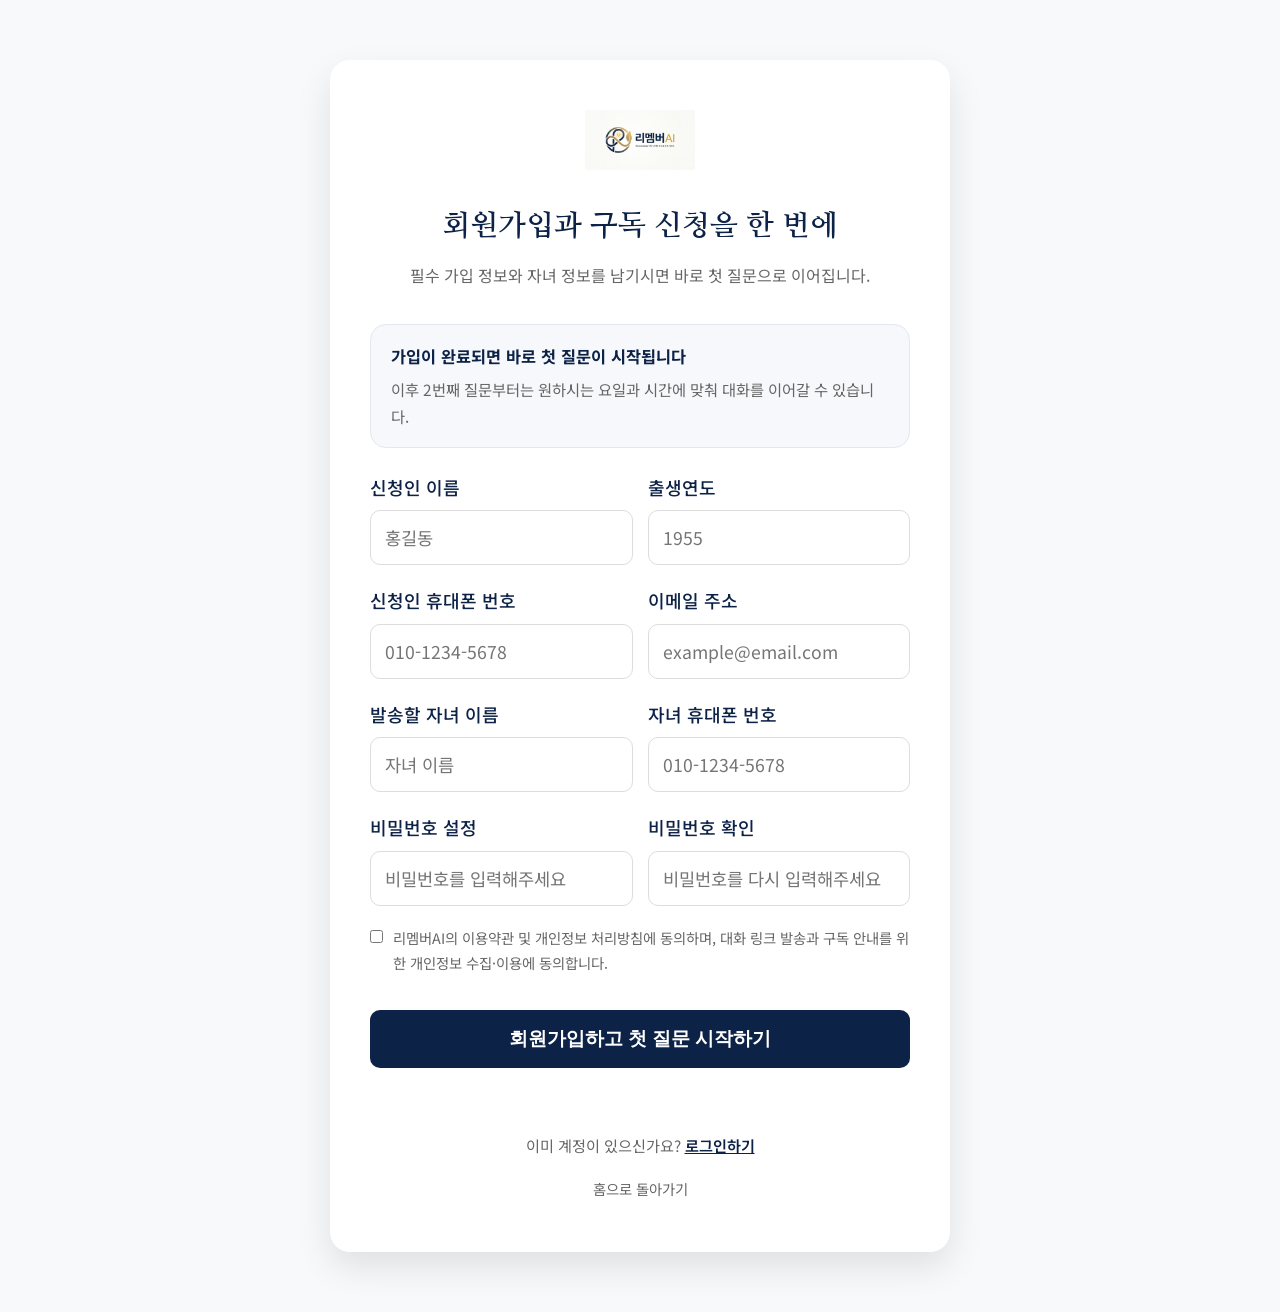
<file: signup.html>
<!DOCTYPE html>
<html lang="ko">
<head>
    <!-- Google Tag Manager -->
    <script>(function(w,d,s,l,i){w[l]=w[l]||[];w[l].push({'gtm.start':
    new Date().getTime(),event:'gtm.js'});var f=d.getElementsByTagName(s)[0],
    j=d.createElement(s),dl=l!='dataLayer'?'&l='+l:'';j.async=true;j.src=
    'https://www.googletagmanager.com/gtm.js?id='+i+dl;f.parentNode.insertBefore(j,f);
    })(window,document,'script','dataLayer','GTM-MVSHZFLK');</script>
    <!-- End Google Tag Manager -->
    <meta charset="UTF-8">
    <meta name="viewport" content="width=device-width, initial-scale=1.0">
    <title>회원가입 및 구독 신청 - 리멤버AI</title>
    <link href="https://fonts.googleapis.com/css2?family=Nanum+Myeongjo:wght@400;700;800&family=Noto+Sans+KR:wght@300;400;500;700&display=swap" rel="stylesheet">
    <link rel="stylesheet" href="style.css">
    <style>
        body { background-color: #f8f9fa; }
        .auth-container {
            max-width: 620px;
            margin: 60px auto;
            padding: 50px 40px;
            background: white;
            border-radius: 20px;
            box-shadow: 0 15px 35px rgba(0,0,0,0.1);
            text-align: center;
        }
        .auth-logo img { height: 60px; margin-bottom: 25px; }
        .auth-title { font-size: 1.8rem; color: var(--navy-primary); margin-bottom: 10px; }
        .auth-subtitle { color: var(--text-light); margin-bottom: 35px; font-size: 1rem; }
        .form-group { text-align: left; margin-bottom: 20px; }
        .form-group label { display: block; margin-bottom: 8px; font-weight: 500; color: var(--navy-primary); }
        .form-control {
            width: 100%;
            padding: 14px;
            font-size: 1.1rem;
            border: 1px solid #ddd;
            border-radius: 10px;
            font-family: 'Noto Sans KR', sans-serif;
        }
        .form-control:focus { border-color: var(--gold-secondary); outline: none; }
        .btn-auth {
            width: 100%;
            padding: 16px;
            font-size: 1.2rem;
            font-weight: 700;
            background: var(--navy-primary);
            color: white;
            border: none;
            border-radius: 10px;
            cursor: pointer;
            margin-top: 15px;
            transition: var(--transition);
        }
        .btn-auth:hover { background: var(--gold-secondary); }
        .auth-footer { margin-top: 25px; font-size: 0.95rem; color: var(--text-light); }
        .auth-footer a { color: var(--navy-primary); font-weight: 600; text-decoration: underline; }
        .row { display: flex; gap: 15px; }
        .row .form-group { flex: 1; }
        .info-card {
            margin-bottom: 24px;
            padding: 18px 20px;
            text-align: left;
            border-radius: 16px;
            background: #f6f8fb;
            border: 1px solid #e2e8f0;
            color: var(--text-light);
            font-size: 0.96rem;
        }
        .info-card strong {
            display: block;
            margin-bottom: 6px;
            color: var(--navy-primary);
            font-size: 1.02rem;
        }
        .checkbox-group {
            text-align: left;
            display: flex;
            align-items: flex-start;
            gap: 10px;
            margin-bottom: 20px;
            color: var(--text-light);
            font-size: 0.9rem;
        }
        .checkbox-group input {
            margin-top: 4px;
            accent-color: var(--navy-primary);
        }
        .back-home {
            display: inline-block;
            margin-top: 18px;
            color: var(--text-light);
            font-size: 0.9rem;
        }
        .status-message {
            margin-top: 16px;
            font-size: 0.95rem;
            color: var(--navy-primary);
            min-height: 24px;
        }
    </style>
</head>
<body>
    <!-- Google Tag Manager (noscript) -->
    <noscript><iframe src="https://www.googletagmanager.com/ns.html?id=GTM-MVSHZFLK"
    height="0" width="0" style="display:none;visibility:hidden"></iframe></noscript>
    <!-- End Google Tag Manager (noscript) -->
    <div class="auth-container">
        <div class="auth-logo">
            <a href="index.html"><img src="logo.png" alt="리멤버AI"></a>
        </div>
        <h1 class="auth-title">회원가입과 구독 신청을 한 번에</h1>
        <p class="auth-subtitle">필수 가입 정보와 자녀 정보를 남기시면 바로 첫 질문으로 이어집니다.</p>

        <div class="info-card">
            <strong>가입이 완료되면 바로 첫 질문이 시작됩니다</strong>
            이후 2번째 질문부터는 원하시는 요일과 시간에 맞춰 대화를 이어갈 수 있습니다.
        </div>
        
        <form id="signupForm">
            <div class="row">
                <div class="form-group">
                    <label for="name">신청인 이름</label>
                    <input type="text" id="name" class="form-control" placeholder="홍길동" required>
                </div>
                <div class="form-group">
                    <label for="birth">출생연도</label>
                    <input type="number" id="birth" class="form-control" placeholder="1955" min="1900" max="2026" required>
                </div>
            </div>
            <div class="row">
                <div class="form-group">
                    <label for="phone">신청인 휴대폰 번호</label>
                    <input type="tel" id="phone" class="form-control" placeholder="010-1234-5678" required>
                </div>
                <div class="form-group">
                    <label for="email">이메일 주소</label>
                    <input type="email" id="email" class="form-control" placeholder="example@email.com" required>
                </div>
            </div>
            <div class="row">
                <div class="form-group">
                    <label for="childName">발송할 자녀 이름</label>
                    <input type="text" id="childName" class="form-control" placeholder="자녀 이름" required>
                </div>
                <div class="form-group">
                    <label for="childPhone">자녀 휴대폰 번호</label>
                    <input type="tel" id="childPhone" class="form-control" placeholder="010-1234-5678" required>
                </div>
            </div>
            <div class="row">
                <div class="form-group">
                    <label for="password">비밀번호 설정</label>
                    <input type="password" id="password" class="form-control" placeholder="비밀번호를 입력해주세요" minlength="6" required>
                </div>
                <div class="form-group">
                    <label for="passwordConfirm">비밀번호 확인</label>
                    <input type="password" id="passwordConfirm" class="form-control" placeholder="비밀번호를 다시 입력해주세요" minlength="6" required>
                </div>
            </div>
            <label class="checkbox-group" for="consent">
                <input type="checkbox" id="consent" required>
                <span>리멤버AI의 이용약관 및 개인정보 처리방침에 동의하며, 대화 링크 발송과 구독 안내를 위한 개인정보 수집·이용에 동의합니다.</span>
            </label>
            <button type="submit" class="btn-auth">회원가입하고 첫 질문 시작하기</button>
        </form>
        <p id="statusMessage" class="status-message"></p>

        <div class="auth-footer">
            이미 계정이 있으신가요? <a href="login.html">로그인하기</a>
        </div>
        <a href="index.html" class="back-home">홈으로 돌아가기</a>
    </div>
    <script src="config.js"></script>
    <script>
        const signupForm = document.getElementById('signupForm');
        const statusMessage = document.getElementById('statusMessage');
        const appConfig = window.REMEMBER_AI_CONFIG || {};

        signupForm.addEventListener('submit', async function (event) {
            event.preventDefault();

            const password = document.getElementById('password').value;
            const passwordConfirm = document.getElementById('passwordConfirm').value;

            if (password !== passwordConfirm) {
                alert('비밀번호가 일치하지 않습니다.');
                return;
            }

            const account = {
                name: document.getElementById('name').value.trim(),
                birth: document.getElementById('birth').value.trim(),
                phone: document.getElementById('phone').value.trim(),
                email: document.getElementById('email').value.trim(),
                childName: document.getElementById('childName').value.trim(),
                childPhone: document.getElementById('childPhone').value.trim(),
                password,
                createdAt: new Date().toISOString(),
            };

            statusMessage.textContent = '회원가입 정보를 저장하는 중입니다...';

            const result = await registerAccount(account);
            if (!result.ok) {
                statusMessage.textContent = result.message;
                alert(result.message);
                return;
            }

            const savedUser = result.user;
            localStorage.setItem('rememberAIProfile', JSON.stringify({
                applicantName: savedUser.name,
                applicantPhone: savedUser.phone,
                childName: savedUser.childName,
                childPhone: savedUser.childPhone,
                subscribedAt: account.createdAt,
            }));
            localStorage.setItem('rememberAIAuth', JSON.stringify({
                isLoggedIn: true,
                memberId: savedUser.memberId,
                name: savedUser.name,
                phone: savedUser.phone,
                email: savedUser.email,
            }));

            statusMessage.textContent = '회원가입이 완료되었습니다. 첫 질문으로 이동합니다...';
            window.location.href = 'chat.html?flow=welcome';
        });

        async function registerAccount(account) {
            const webhookUrl = appConfig.authWebhookUrl;

            if (!webhookUrl) {
                return {
                    ok: false,
                    message: '회원가입 서버가 아직 연결되지 않았습니다. config.js에 authWebhookUrl을 설정해주세요.',
                };
            }

            try {
                const response = await fetch(webhookUrl, {
                    method: 'POST',
                    headers: {
                        'Content-Type': 'text/plain;charset=utf-8',
                    },
                    body: JSON.stringify({
                        action: 'register',
                        name: account.name,
                        birth: account.birth,
                        phone: account.phone,
                        email: account.email,
                        password: account.password,
                        childName: account.childName,
                        childPhone: account.childPhone,
                    }),
                });

                const data = await response.json();
                return data;
            } catch (error) {
                return {
                    ok: false,
                    message: '회원가입 서버에 연결하지 못했습니다.',
                };
            }
        }
    </script>
</body>
</html>
</file>
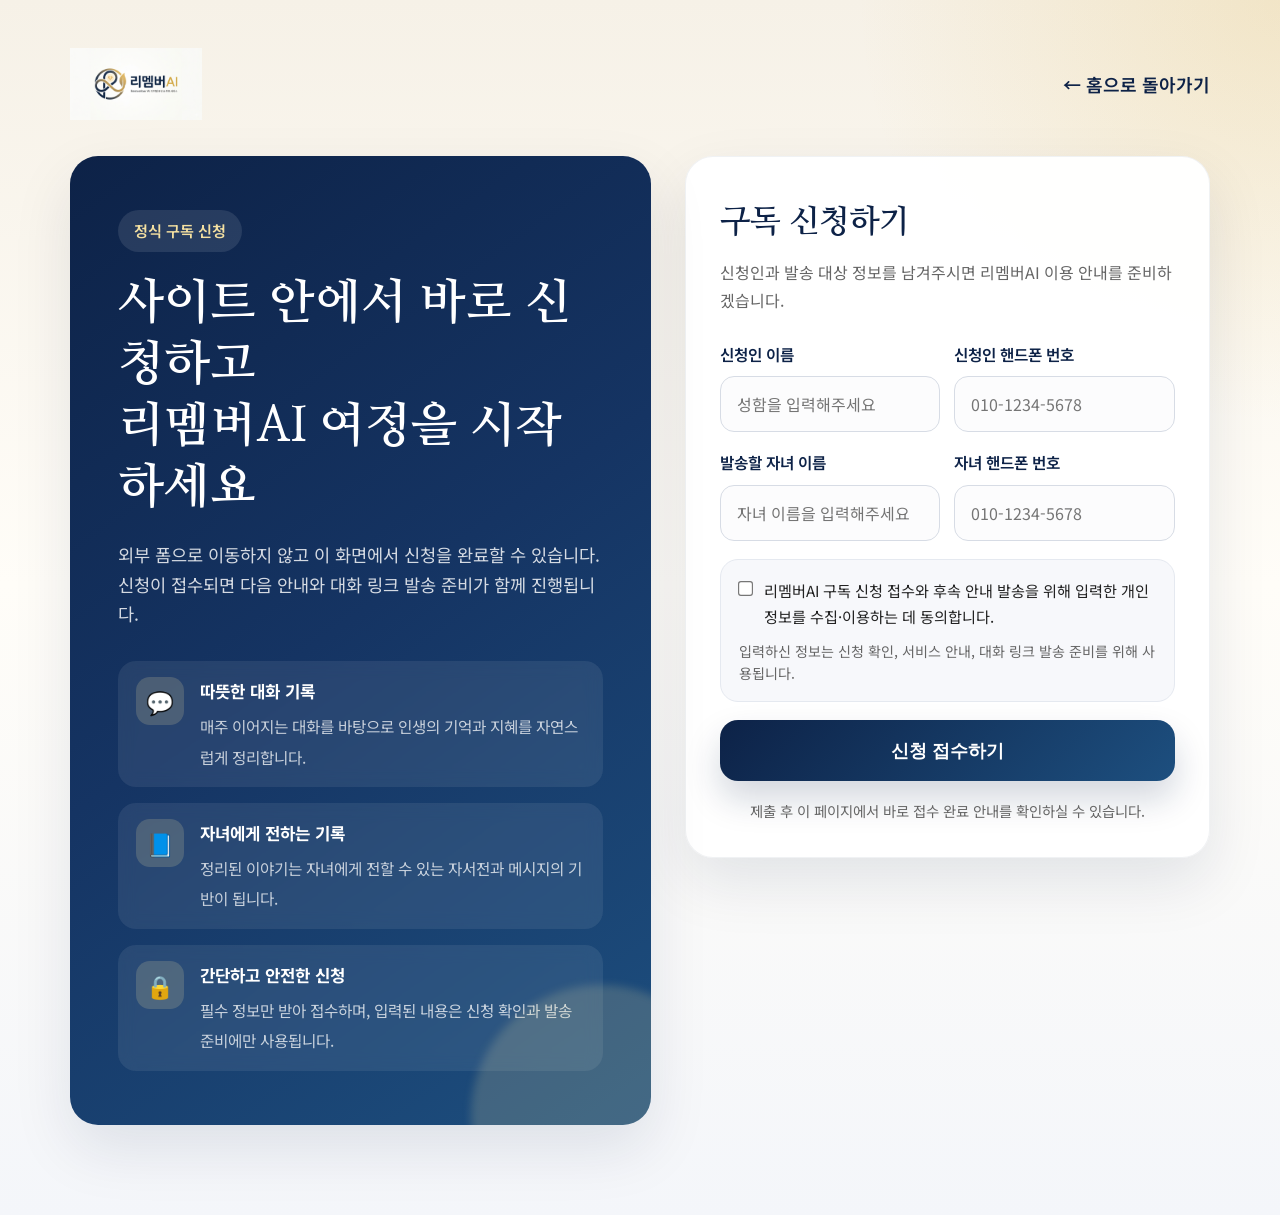
<file: subscribe.html>
<!DOCTYPE html>
<html lang="ko">
<head>
    <!-- Google Tag Manager -->
    <script>(function(w,d,s,l,i){w[l]=w[l]||[];w[l].push({'gtm.start':
    new Date().getTime(),event:'gtm.js'});var f=d.getElementsByTagName(s)[0],
    j=d.createElement(s),dl=l!='dataLayer'?'&l='+l:'';j.async=true;j.src=
    'https://www.googletagmanager.com/gtm.js?id='+i+dl;f.parentNode.insertBefore(j,f);
    })(window,document,'script','dataLayer','GTM-MVSHZFLK');</script>
    <!-- End Google Tag Manager -->
    <meta charset="UTF-8">
    <meta name="viewport" content="width=device-width, initial-scale=1.0">
    <title>구독 신청하기 - 리멤버AI</title>
    <link href="https://fonts.googleapis.com/css2?family=Nanum+Myeongjo:wght@400;700;800&family=Noto+Sans+KR:wght@300;400;500;700&display=swap" rel="stylesheet">
    <link rel="stylesheet" href="style.css">
    <style>
        body {
            background:
                radial-gradient(circle at top right, rgba(218, 165, 32, 0.16), transparent 24%),
                linear-gradient(180deg, #f6f1e7 0%, #fffdf8 48%, #f4f6fa 100%);
        }

        .subscribe-shell {
            max-width: 1180px;
            margin: 0 auto;
            padding: 48px 20px 90px;
        }

        .subscribe-topbar {
            display: flex;
            align-items: center;
            justify-content: space-between;
            gap: 20px;
            margin-bottom: 36px;
        }

        .subscribe-topbar img {
            height: 72px;
            width: auto;
        }

        .back-home {
            color: var(--navy-primary);
            font-weight: 600;
        }

        .subscribe-layout {
            display: grid;
            grid-template-columns: 1.05fr 0.95fr;
            gap: 34px;
            align-items: start;
        }

        .subscribe-hero,
        .subscribe-card {
            border-radius: 28px;
            box-shadow: 0 24px 60px rgba(13, 34, 71, 0.1);
        }

        .subscribe-hero {
            background: linear-gradient(145deg, #0d2247 0%, #153463 48%, #1d4f7f 100%);
            color: white;
            padding: 54px 48px;
            position: relative;
            overflow: hidden;
        }

        .subscribe-hero::after {
            content: "";
            position: absolute;
            inset: auto -80px -120px auto;
            width: 260px;
            height: 260px;
            border-radius: 50%;
            background: rgba(244, 224, 161, 0.18);
            filter: blur(4px);
        }

        .eyebrow {
            display: inline-flex;
            align-items: center;
            gap: 10px;
            padding: 8px 16px;
            border-radius: 999px;
            background: rgba(255, 255, 255, 0.1);
            color: var(--gold-light);
            font-size: 0.95rem;
            font-weight: 600;
            margin-bottom: 22px;
        }

        .subscribe-hero h1 {
            font-size: 3rem;
            line-height: 1.28;
            margin-bottom: 20px;
        }

        .subscribe-hero p {
            max-width: 560px;
            color: rgba(255, 255, 255, 0.82);
            font-size: 1.1rem;
            margin-bottom: 32px;
        }

        .benefit-list {
            display: grid;
            gap: 16px;
        }

        .benefit-item {
            display: grid;
            grid-template-columns: 48px 1fr;
            gap: 16px;
            align-items: start;
            padding: 16px 18px;
            border-radius: 18px;
            background: rgba(255, 255, 255, 0.08);
            backdrop-filter: blur(8px);
        }

        .benefit-icon {
            width: 48px;
            height: 48px;
            border-radius: 14px;
            display: grid;
            place-items: center;
            font-size: 1.4rem;
            background: rgba(244, 224, 161, 0.18);
        }

        .benefit-item strong {
            display: block;
            font-size: 1.05rem;
            margin-bottom: 4px;
        }

        .benefit-item span {
            color: rgba(255, 255, 255, 0.74);
            font-size: 0.98rem;
        }

        .subscribe-card {
            background: rgba(255, 255, 255, 0.96);
            padding: 38px 34px 34px;
            border: 1px solid rgba(13, 34, 71, 0.06);
        }

        .subscribe-card h2 {
            font-size: 2rem;
            color: var(--navy-primary);
            margin-bottom: 10px;
        }

        .subscribe-card .card-subtitle {
            color: var(--text-light);
            margin-bottom: 28px;
            font-size: 1rem;
        }

        .subscribe-form {
            display: grid;
            gap: 18px;
        }

        .form-row {
            display: grid;
            grid-template-columns: 1fr 1fr;
            gap: 14px;
        }

        .field-group label {
            display: block;
            font-size: 0.98rem;
            font-weight: 600;
            color: var(--navy-primary);
            margin-bottom: 8px;
        }

        .field-group input {
            width: 100%;
            padding: 15px 16px;
            border: 1px solid #d7dce5;
            border-radius: 14px;
            font-size: 1rem;
            font-family: 'Noto Sans KR', sans-serif;
            background: #fcfcfd;
            transition: var(--transition);
        }

        .field-group input:focus {
            outline: none;
            border-color: var(--gold-secondary);
            box-shadow: 0 0 0 4px rgba(218, 165, 32, 0.14);
            background: white;
        }

        .consent-box {
            border-radius: 18px;
            padding: 18px 18px 16px;
            background: #f7f8fb;
            border: 1px solid #e5e9f0;
        }

        .consent-box label {
            display: flex;
            align-items: flex-start;
            gap: 12px;
            cursor: pointer;
            color: var(--text-dark);
            font-size: 0.95rem;
        }

        .consent-box input {
            margin-top: 4px;
            transform: scale(1.15);
            accent-color: var(--navy-primary);
        }

        .consent-note {
            margin-top: 10px;
            font-size: 0.88rem;
            color: var(--text-light);
            line-height: 1.6;
        }

        .submit-button {
            width: 100%;
            border: none;
            border-radius: 18px;
            padding: 18px 20px;
            background: linear-gradient(135deg, var(--navy-primary) 0%, #1d4f7f 100%);
            color: white;
            font-size: 1.15rem;
            font-weight: 700;
            cursor: pointer;
            transition: var(--transition);
            box-shadow: 0 18px 35px rgba(13, 34, 71, 0.18);
        }

        .submit-button:hover {
            transform: translateY(-2px);
            box-shadow: 0 24px 40px rgba(13, 34, 71, 0.24);
        }

        .form-footnote {
            font-size: 0.9rem;
            color: var(--text-light);
            text-align: center;
        }

        .success-panel {
            display: none;
            padding: 28px 24px;
            border-radius: 22px;
            background: linear-gradient(180deg, #f8fbff 0%, #eef5ff 100%);
            border: 1px solid #d9e6ff;
        }

        .success-panel.is-visible {
            display: block;
        }

        .success-panel h3 {
            color: var(--navy-primary);
            font-size: 1.6rem;
            margin-bottom: 10px;
        }

        .success-panel p {
            color: var(--text-light);
            margin-bottom: 12px;
        }

        .success-note {
            font-size: 0.92rem;
            color: var(--navy-primary);
            font-weight: 600;
        }

        .success-link {
            display: inline-flex;
            align-items: center;
            justify-content: center;
            margin-top: 8px;
            padding: 14px 20px;
            border-radius: 14px;
            background: var(--gold-secondary);
            color: white;
            font-weight: 700;
        }

        .form-panel.is-hidden {
            display: none;
        }

        @media (max-width: 992px) {
            .subscribe-layout {
                grid-template-columns: 1fr;
            }

            .subscribe-hero,
            .subscribe-card {
                padding-left: 24px;
                padding-right: 24px;
            }

            .subscribe-hero h1 {
                font-size: 2.4rem;
            }
        }

        @media (max-width: 640px) {
            .subscribe-shell {
                padding-top: 28px;
            }

            .subscribe-topbar {
                flex-direction: column;
                align-items: flex-start;
                margin-bottom: 24px;
            }

            .subscribe-topbar img {
                height: 60px;
            }

            .form-row {
                grid-template-columns: 1fr;
            }

            .subscribe-hero,
            .subscribe-card {
                border-radius: 22px;
                padding: 24px 18px;
            }

            .subscribe-hero h1 {
                font-size: 2rem;
            }
        }
    </style>
</head>
<body>
    <!-- Google Tag Manager (noscript) -->
    <noscript><iframe src="https://www.googletagmanager.com/ns.html?id=GTM-MVSHZFLK"
    height="0" width="0" style="display:none;visibility:hidden"></iframe></noscript>
    <!-- End Google Tag Manager (noscript) -->

    <div class="subscribe-shell">
        <div class="subscribe-topbar">
            <a href="index.html" class="logo"><img src="logo.png" alt="리멤버AI 로고"></a>
            <a href="index.html" class="back-home">← 홈으로 돌아가기</a>
        </div>

        <div class="subscribe-layout">
            <section class="subscribe-hero">
                <div class="eyebrow">정식 구독 신청</div>
                <h1>사이트 안에서 바로 신청하고<br>리멤버AI 여정을 시작하세요</h1>
                <p>외부 폼으로 이동하지 않고 이 화면에서 신청을 완료할 수 있습니다. 신청이 접수되면 다음 안내와 대화 링크 발송 준비가 함께 진행됩니다.</p>

                <div class="benefit-list">
                    <div class="benefit-item">
                        <div class="benefit-icon">💬</div>
                        <div>
                            <strong>따뜻한 대화 기록</strong>
                            <span>매주 이어지는 대화를 바탕으로 인생의 기억과 지혜를 자연스럽게 정리합니다.</span>
                        </div>
                    </div>
                    <div class="benefit-item">
                        <div class="benefit-icon">📘</div>
                        <div>
                            <strong>자녀에게 전하는 기록</strong>
                            <span>정리된 이야기는 자녀에게 전할 수 있는 자서전과 메시지의 기반이 됩니다.</span>
                        </div>
                    </div>
                    <div class="benefit-item">
                        <div class="benefit-icon">🔒</div>
                        <div>
                            <strong>간단하고 안전한 신청</strong>
                            <span>필수 정보만 받아 접수하며, 입력된 내용은 신청 확인과 발송 준비에만 사용됩니다.</span>
                        </div>
                    </div>
                </div>
            </section>

            <section class="subscribe-card">
                <div id="formPanel" class="form-panel">
                    <h2>구독 신청하기</h2>
                    <p class="card-subtitle">신청인과 발송 대상 정보를 남겨주시면 리멤버AI 이용 안내를 준비하겠습니다.</p>

                    <form id="subscribeForm" class="subscribe-form" action="https://docs.google.com/forms/d/e/1FAIpQLSfqUisXGhRHFizvr4diHjucpBfJEhp8GInYNNEZUue9Ea8usg/formResponse" method="POST" target="hiddenFormSubmit">
                        <div class="form-row">
                            <div class="field-group">
                                <label for="applicantName">신청인 이름</label>
                                <input type="text" id="applicantName" name="entry.389990632" placeholder="성함을 입력해주세요" required>
                            </div>
                            <div class="field-group">
                                <label for="applicantPhone">신청인 핸드폰 번호</label>
                                <input type="tel" id="applicantPhone" name="entry.459858530" placeholder="010-1234-5678" required>
                            </div>
                        </div>

                        <div class="form-row">
                            <div class="field-group">
                                <label for="childName">발송할 자녀 이름</label>
                                <input type="text" id="childName" name="entry.282944380" placeholder="자녀 이름을 입력해주세요" required>
                            </div>
                            <div class="field-group">
                                <label for="childPhone">자녀 핸드폰 번호</label>
                                <input type="tel" id="childPhone" name="entry.628784571" placeholder="010-1234-5678" required>
                            </div>
                        </div>

                        <div class="consent-box">
                            <label for="consent">
                                <input type="checkbox" id="consent" required>
                                <span>리멤버AI 구독 신청 접수와 후속 안내 발송을 위해 입력한 개인정보를 수집·이용하는 데 동의합니다.</span>
                            </label>
                            <p class="consent-note">입력하신 정보는 신청 확인, 서비스 안내, 대화 링크 발송 준비를 위해 사용됩니다.</p>
                        </div>

                        <button type="submit" class="submit-button">신청 접수하기</button>
                        <p class="form-footnote">제출 후 이 페이지에서 바로 접수 완료 안내를 확인하실 수 있습니다.</p>
                    </form>
                </div>

                <div id="successPanel" class="success-panel" aria-live="polite">
                    <h3>신청이 접수되었습니다</h3>
                    <p>리멤버AI 구독 신청이 정상적으로 전달되었습니다. 지금 바로 첫 질문에 답하시면서 대화를 시작하실 수 있습니다.</p>
                    <p class="success-note">잠시 후 첫 질문 화면으로 자동 이동합니다.</p>
                    <a href="chat.html?flow=welcome" class="success-link">첫 질문으로 바로 가기</a>
                </div>

                <iframe name="hiddenFormSubmit" title="숨김 제출 프레임" style="display:none;"></iframe>
            </section>
        </div>
    </div>

    <script>
        const subscribeForm = document.getElementById('subscribeForm');
        const formPanel = document.getElementById('formPanel');
        const successPanel = document.getElementById('successPanel');

        subscribeForm.addEventListener('submit', function () {
            const applicantName = document.getElementById('applicantName').value.trim();
            const applicantPhone = document.getElementById('applicantPhone').value.trim();
            const childName = document.getElementById('childName').value.trim();
            const childPhone = document.getElementById('childPhone').value.trim();

            localStorage.setItem('rememberAIProfile', JSON.stringify({
                applicantName,
                applicantPhone,
                childName,
                childPhone,
                subscribedAt: new Date().toISOString(),
            }));

            setTimeout(function () {
                formPanel.classList.add('is-hidden');
                successPanel.classList.add('is-visible');
                window.scrollTo({ top: 0, behavior: 'smooth' });
            }, 700);

            setTimeout(function () {
                window.location.href = 'chat.html?flow=welcome';
            }, 1800);
        });
    </script>
</body>
</html>
</file>
<file: style.css>
/* RememberAI - Custom CSS for 6070 Generation */

:root {
    --navy-primary: #0D2247;
    --gold-secondary: #DAA520;
    --gold-light: #F4E0A1;
    --white: #FDFDFD;
    --text-dark: #222222;
    --text-light: #666666;
    --max-width: 1100px;
    --transition: all 0.3s ease;
}

/* Reset */
* {
    margin: 0;
    padding: 0;
    box-sizing: border-box;
}

body {
    font-family: 'Noto Sans KR', sans-serif;
    color: var(--text-dark);
    line-height: 1.7;
    background-color: var(--white);
    font-size: 18px; /* High readability for seniors */
}

/* Typography */
h1, h2, h3 {
    font-family: 'Nanum Myeongjo', serif;
    font-weight: 700;
}

a {
    text-decoration: none;
    color: inherit;
}

.container {
    max-width: var(--max-width);
    margin: 0 auto;
    padding: 0 20px;
}

/* Header & Nav */
header {
    background: var(--white);
    padding: 10px 0; /* Reduced padding for larger logo */
    position: sticky;
    top: 0;
    z-index: 1000;
    box-shadow: 0 2px 10px rgba(0,0,0,0.05);
}

nav {
    display: flex;
    justify-content: space-between;
    align-items: center;
}

.logo img {
    height: 80px; /* Increased from 40px */
    width: auto;
    vertical-align: middle;
}

.footer-logo img {
    height: 60px; /* Increased from 40px */
    width: auto;
    vertical-align: middle;
}

.nav-links a {
    font-weight: 500;
    color: var(--text-light);
    transition: var(--transition);
}

.nav-links a:hover {
    color: var(--gold-secondary);
}

.nav-auth-links {
    display: flex;
    align-items: center;
    gap: 12px;
}

.nav-auth-link {
    color: var(--navy-primary);
    font-weight: 600;
    padding: 10px 14px;
    border-radius: 999px;
    transition: var(--transition);
}

.nav-auth-link:hover {
    background: rgba(13, 34, 71, 0.06);
}

.nav-auth-primary {
    background: var(--navy-primary);
    color: white;
}

.nav-auth-primary:hover {
    background: #153463;
}

/* Hero Section */
.hero {
    position: relative;
    padding: 160px 0;
    background-color: var(--navy-primary);
    background-image: url('https://images.unsplash.com/photo-1557804506-669a67965ba0?ixlib=rb-1.2.1&auto=format&fit=crop&w=1920&q=80'); /* Sample image for warm atmosphere */
    background-size: cover;
    background-position: center;
    color: white;
    text-align: left;
}

.hero-overlay {
    position: absolute;
    top: 0;
    left: 0;
    width: 100%;
    height: 100%;
    background: linear-gradient(90deg, rgba(13, 34, 71, 0.9) 0%, rgba(13, 34, 71, 0.4) 100%);
    z-index: 1;
}

.hero-content {
    position: relative;
    z-index: 2;
}

.hero h1 {
    font-size: 3.5rem;
    line-height: 1.3;
    margin-bottom: 25px;
}

.hero .highlight {
    color: var(--gold-secondary);
}

.hero-subtext {
    font-size: 1.4rem;
    margin-bottom: 40px;
    max-width: 600px;
    font-weight: 300;
    color: rgba(255, 255, 255, 0.8);
}

.hero-actions {
    display: flex;
    gap: 18px;
    flex-wrap: wrap;
}

/* Buttons */
.cta-button {
    background-color: var(--gold-secondary);
    color: white;
    padding: 18px 45px;
    font-size: 1.2rem;
    font-weight: 700;
    border: none;
    border-radius: 50px;
    cursor: pointer;
    transition: var(--transition);
    box-shadow: 0 10px 20px rgba(218, 165, 32, 0.3);
}

.cta-button:hover {
    background-color: #B8860B;
    transform: translateY(-3px);
    box-shadow: 0 15px 30px rgba(218, 165, 32, 0.4);
}

.cta-button-secondary {
    background-color: transparent;
    border: 2px solid rgba(255, 255, 255, 0.8);
    box-shadow: none;
}

.cta-button-secondary:hover {
    background-color: rgba(255, 255, 255, 0.12);
    border-color: white;
    box-shadow: 0 12px 24px rgba(0, 0, 0, 0.15);
}

/* Common Section Styles */
.section {
    padding: 100px 0;
}

.brand-badge {
    text-align: center;
    margin-bottom: 30px;
}

.brand-badge img {
    max-width: 280px; /* Suitable size for secondary branding */
    height: auto;
    opacity: 0.9;
    transition: var(--transition);
}

.brand-badge img:hover {
    opacity: 1;
    transform: scale(1.05);
}

.section-title {
    font-size: 2.5rem;
    text-align: center;
    margin-bottom: 20px;
    color: var(--navy-primary);
}

.section-desc {
    text-align: center;
    font-size: 1.2rem;
    color: var(--text-light);
    margin-bottom: 60px;
}

.bg-navy {
    background-color: var(--navy-primary);
    color: white;
}

.text-gold {
    color: var(--gold-secondary) !important;
}

/* Features Section */
.features {
    display: grid;
    grid-template-columns: repeat(3, 1fr);
    gap: 30px;
}

.feature-card {
    background: white;
    padding: 40px;
    border-radius: 20px;
    box-shadow: 0 15px 40px rgba(0,0,0,0.05);
    text-align: center;
    transition: var(--transition);
    border: 1px solid #f0f0f0;
}

.feature-card:hover {
    transform: translateY(-10px);
}

.feature-card .icon {
    font-size: 40px;
    margin-bottom: 20px;
}

.feature-card h3 {
    font-size: 1.5rem;
    margin-bottom: 15px;
    color: var(--navy-primary);
}

/* Security Section */
.security-grid {
    display: flex;
    justify-content: space-around;
    gap: 40px;
    margin-bottom: 50px;
}

.security-item {
    flex: 1;
    background: rgba(255, 255, 255, 0.05);
    padding: 40px;
    border-radius: 20px;
    border: 1px solid rgba(218, 165, 32, 0.2);
    text-align: center;
}

.security-item h3 {
    color: var(--gold-secondary);
    margin-bottom: 15px;
}

.security-footer {
    text-align: center;
    font-style: italic;
    color: rgba(255, 255, 255, 0.6);
    margin-top: 40px;
}

/* Product Showcase */
.product-showcase {
    display: grid;
    grid-template-columns: 1fr 1fr;
    gap: 40px;
}

.product-card {
    background: #F9F9F9;
    padding: 0;
    border-radius: 20px;
    overflow: hidden;
    text-align: center;
    border: 1px solid #eee;
    box-shadow: 0 20px 45px rgba(13, 34, 71, 0.08);
    transition: var(--transition);
}

.product-card:hover {
    transform: translateY(-8px);
    box-shadow: 0 28px 60px rgba(13, 34, 71, 0.14);
}

.product-media {
    background: linear-gradient(180deg, #f7f1e6 0%, #efe4d1 100%);
    aspect-ratio: 4 / 3;
    overflow: hidden;
}

.product-media img {
    width: 100%;
    height: 100%;
    display: block;
    object-fit: cover;
}

.product-card h3 {
    margin: 30px 20px 10px;
    color: var(--navy-primary);
}

.product-card p {
    padding: 0 30px 40px;
    color: var(--text-light);
}

/* Footer */
footer {
    background: #f4f4f4;
    padding: 60px 0;
    border-top: 1px solid #ddd;
}

.footer-content {
    display: flex;
    justify-content: space-between;
    align-items: center;
}

.footer-logo {
    margin-bottom: 20px;
}

.footer-links a {
    margin-left: 20px;
    font-size: 0.9rem;
    color: var(--text-light);
}

/* Responsive */
@media (max-width: 992px) {
    .nav-links { display: none; } /* Hide regular links on mobile to save space */
    .nav-auth-links { width: 100%; justify-content: flex-end; }
    .hero h1 { font-size: 2.8rem; }
    .features { grid-template-columns: 1fr; }
    .security-grid { flex-direction: column; }
    .product-showcase { grid-template-columns: 1fr; }
    .hero-actions { flex-direction: column; align-items: flex-start; }
    .cta-button { width: 100%; max-width: 320px; text-align: center; }
}
</file>
